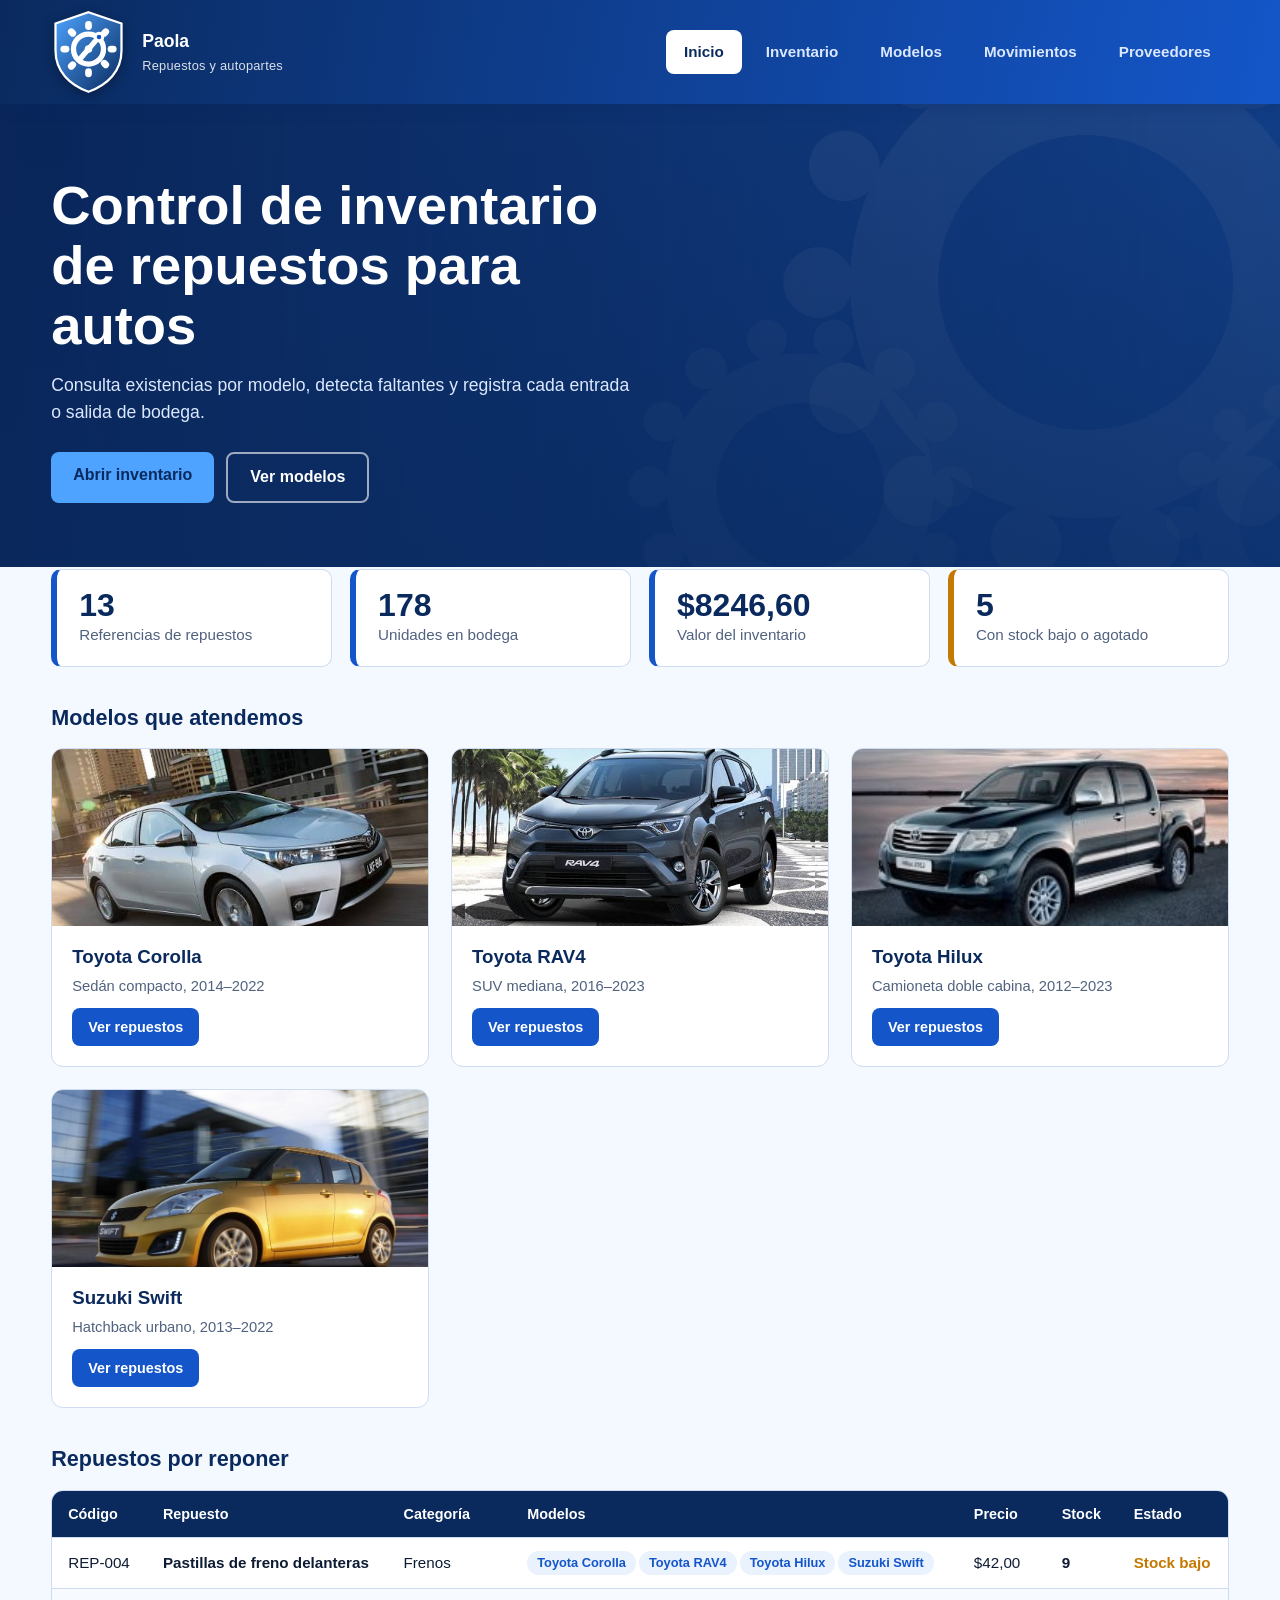
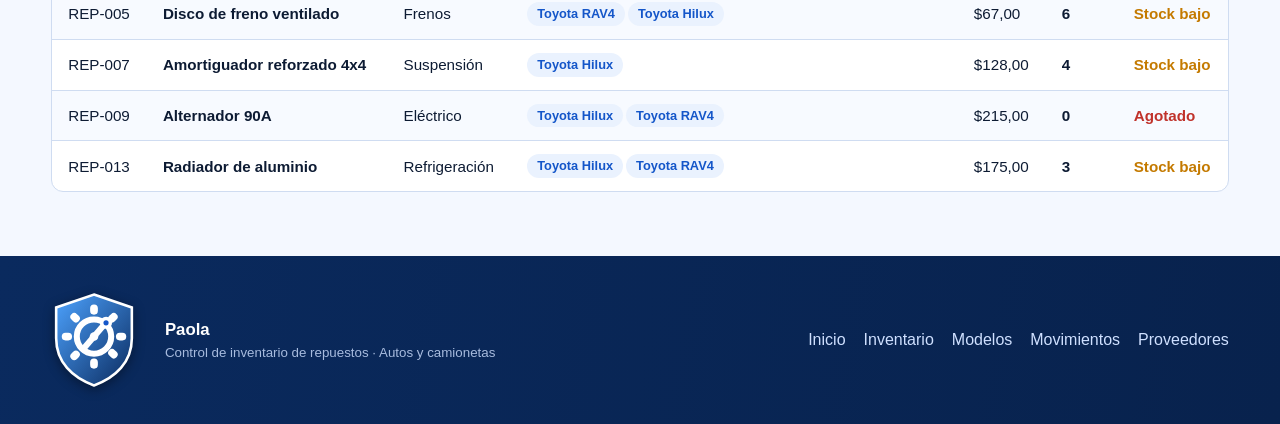
<file: index.html>
<!DOCTYPE html>
<html lang="es">

<head>
    <meta charset="utf-8">
    <meta name="viewport" content="width=device-width,initial-scale=1">
    <title>Inicio · Repuestos Paola</title>
    <link rel="icon" href="img/logo.svg">
    <link rel="stylesheet" href="css/estilos.css">
</head>

<body data-page="inicio">
    <header class="cab">
        <div class="wrap"><a class="marca" href="index.html"><img src="img/logo.svg"
                    alt="Logo Paola"><span><b>Paola</b><small>Repuestos y autopartes</small></span></a>
            <nav class="menu" aria-label="Principal"><a href="index.html" class=on>Inicio</a><a
                    href="inventario.html">Inventario</a><a href="modelos.html">Modelos</a><a
                    href="movimientos.html">Movimientos</a><a href="proveedores.html">Proveedores</a></nav>
        </div>
    </header>
    <section class="hero">
        <div class="wrap">
            <h1>Control de inventario de repuestos para autos</h1>
            <p>Consulta existencias por modelo, detecta faltantes y registra cada entrada o salida de bodega.</p>
            <div class="btns"><a class="btn" href="inventario.html">Abrir inventario</a><a class="btn sec"
                    href="modelos.html">Ver modelos</a></div>
        </div>
    </section>
    <main>
        <div class="wrap">
            <div id="kpis" class="kpis"></div>
            <h2>Modelos que atendemos</h2>
            <div id="modelos" class="tarjetas"></div>
            <h2>Repuestos por reponer</h2>
            <div class="tabla-w">
                <table>
                    <thead>
                        <tr>
                            <th>Código</th>
                            <th>Repuesto</th>
                            <th>Categoría</th>
                            <th>Modelos</th>
                            <th>Precio</th>
                            <th>Stock</th>
                            <th>Estado</th>
                        </tr>
                    </thead>
                    <tbody id="bajos"></tbody>
                </table>
            </div>
        </div>
    </main>
    <footer class="pie">
        <div class="wrap"><img src="img/logo.svg" alt="Logo Paola"><span><b>Paola</b><small>Control de inventario de
                    repuestos · Autos y camionetas</small></span>
            <nav aria-label="Pie"><a href="index.html">Inicio</a><a href="inventario.html">Inventario</a><a
                    href="modelos.html">Modelos</a><a href="movimientos.html">Movimientos</a><a
                    href="proveedores.html">Proveedores</a></nav>
        </div>
    </footer>
    <script src="js/app.js"></script>
</body>

</html>
</file>
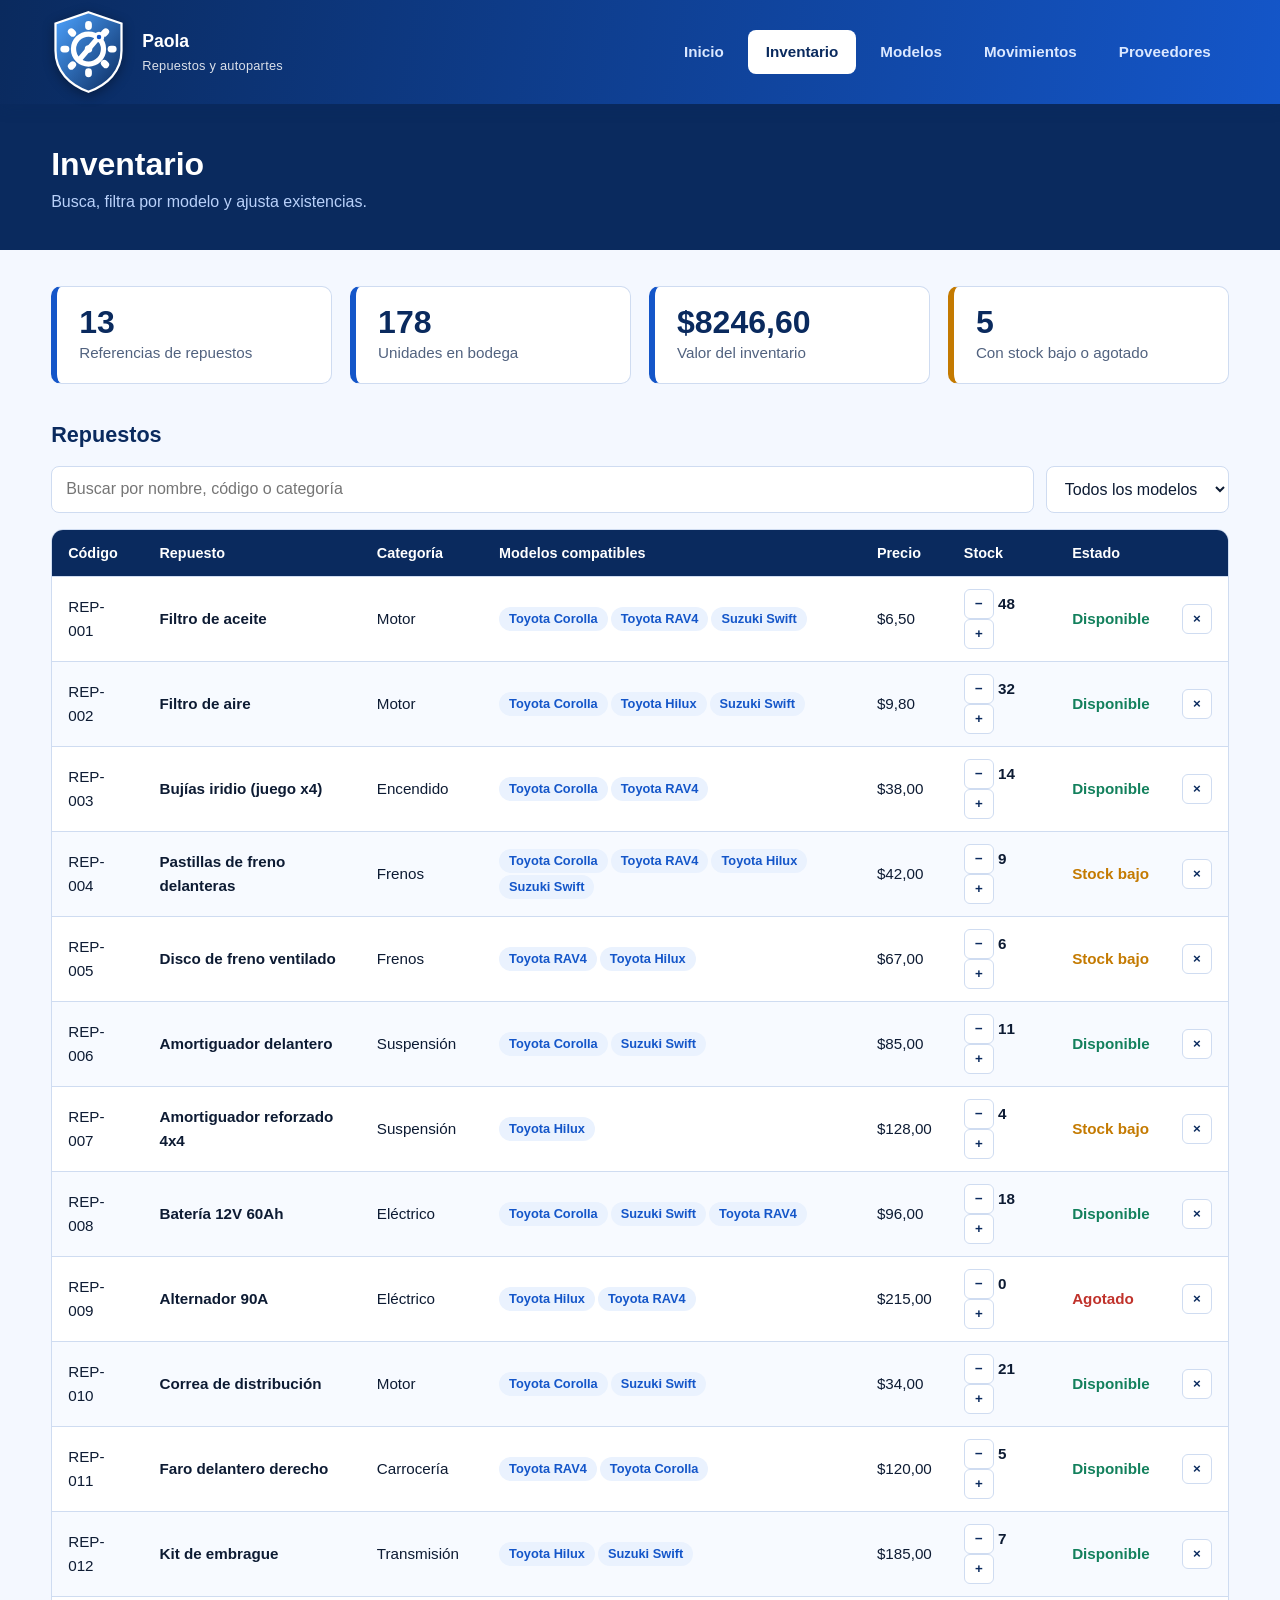
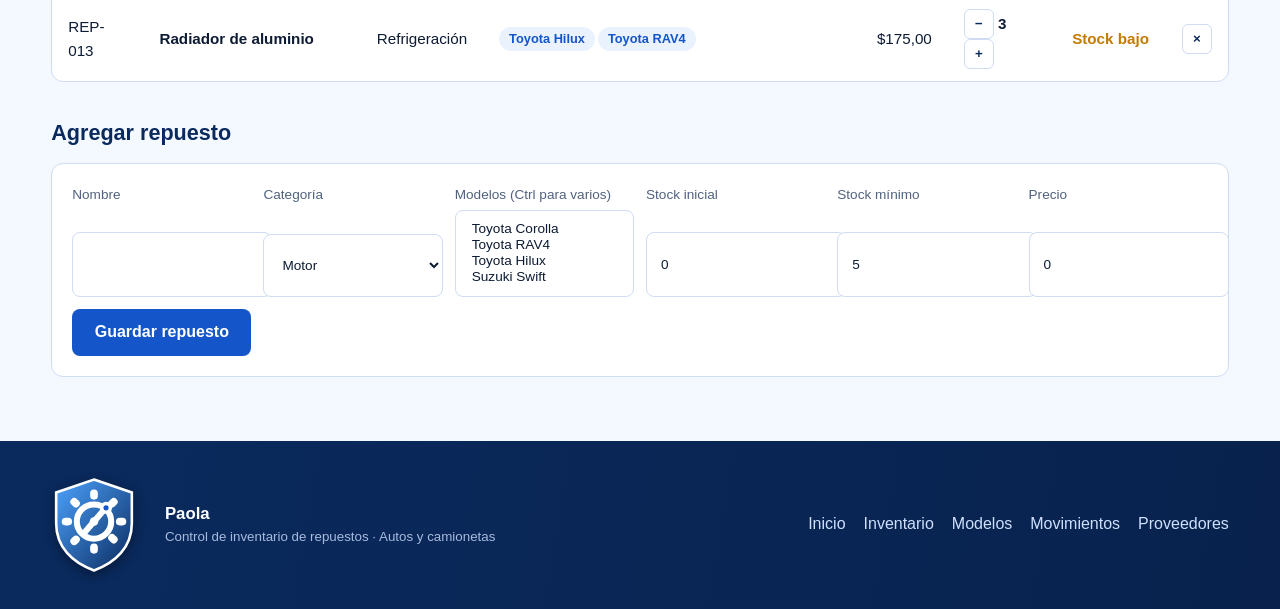
<file: inventario.html>
<!DOCTYPE html>
<html lang="es">

<head>
    <meta charset="utf-8">
    <meta name="viewport" content="width=device-width,initial-scale=1">
    <title>Inventario · Repuestos Paola</title>
    <link rel="icon" href="img/logo.svg">
    <link rel="stylesheet" href="css/estilos.css">
</head>

<body data-page="inventario">
    <header class="cab">
        <div class="wrap"><a class="marca" href="index.html"><img src="img/logo.svg"
                    alt="Logo Paola"><span><b>Paola</b><small>Repuestos y autopartes</small></span></a>
            <nav class="menu" aria-label="Principal"><a href="index.html">Inicio</a><a href="inventario.html"
                    class=on>Inventario</a><a href="modelos.html">Modelos</a><a
                    href="movimientos.html">Movimientos</a><a href="proveedores.html">Proveedores</a></nav>
        </div>
    </header>
    <section class="page-t">
        <div class="wrap">
            <h1>Inventario</h1>
            <p>Busca, filtra por modelo y ajusta existencias.</p>
        </div>
    </section>
    <main>
        <div class="wrap">
            <div id="kpis" class="kpis" style="margin-top:0"></div>
            <h2>Repuestos</h2>
            <div class="barra"><input id="q" type="search" placeholder="Buscar por nombre, código o categoría"
                    aria-label="Buscar"><select id="fm" aria-label="Filtrar por modelo"></select></div>
            <div class="tabla-w">
                <table>
                    <thead>
                        <tr>
                            <th>Código</th>
                            <th>Repuesto</th>
                            <th>Categoría</th>
                            <th>Modelos compatibles</th>
                            <th>Precio</th>
                            <th>Stock</th>
                            <th>Estado</th>
                            <th></th>
                        </tr>
                    </thead>
                    <tbody id="tb"></tbody>
                </table>
            </div>
            <h2>Agregar repuesto</h2>
            <form class="alta" id="alta"><label>Nombre<input name="n" required></label><label>Categoría<select
                        name="cat">
                        <option>Motor</option>
                        <option>Frenos</option>
                        <option>Suspensión</option>
                        <option>Eléctrico</option>
                        <option>Transmisión</option>
                        <option>Carrocería</option>
                        <option>Refrigeración</option>
                    </select></label>
                <label>Modelos (Ctrl para varios)<select id="mchk" multiple size="4"></select></label><label>Stock
                    inicial<input name="s" type="number" min="0" value="0" required></label><label>Stock mínimo<input
                        name="min" type="number" min="0" value="5" required></label><label>Precio<input name="p"
                        type="number" min="0" step="0.01" value="0" required></label><button class="btn az"
                    type="submit">Guardar repuesto</button>
            </form>
        </div>
    </main>
    <footer class="pie">
        <div class="wrap"><img src="img/logo.svg" alt="Logo Paola"><span><b>Paola</b><small>Control de inventario de
                    repuestos · Autos y camionetas</small></span>
            <nav aria-label="Pie"><a href="index.html">Inicio</a><a href="inventario.html">Inventario</a><a
                    href="modelos.html">Modelos</a><a href="movimientos.html">Movimientos</a><a
                    href="proveedores.html">Proveedores</a></nav>
        </div>
    </footer>
    <script src="js/app.js"></script>
</body>

</html>
</file>
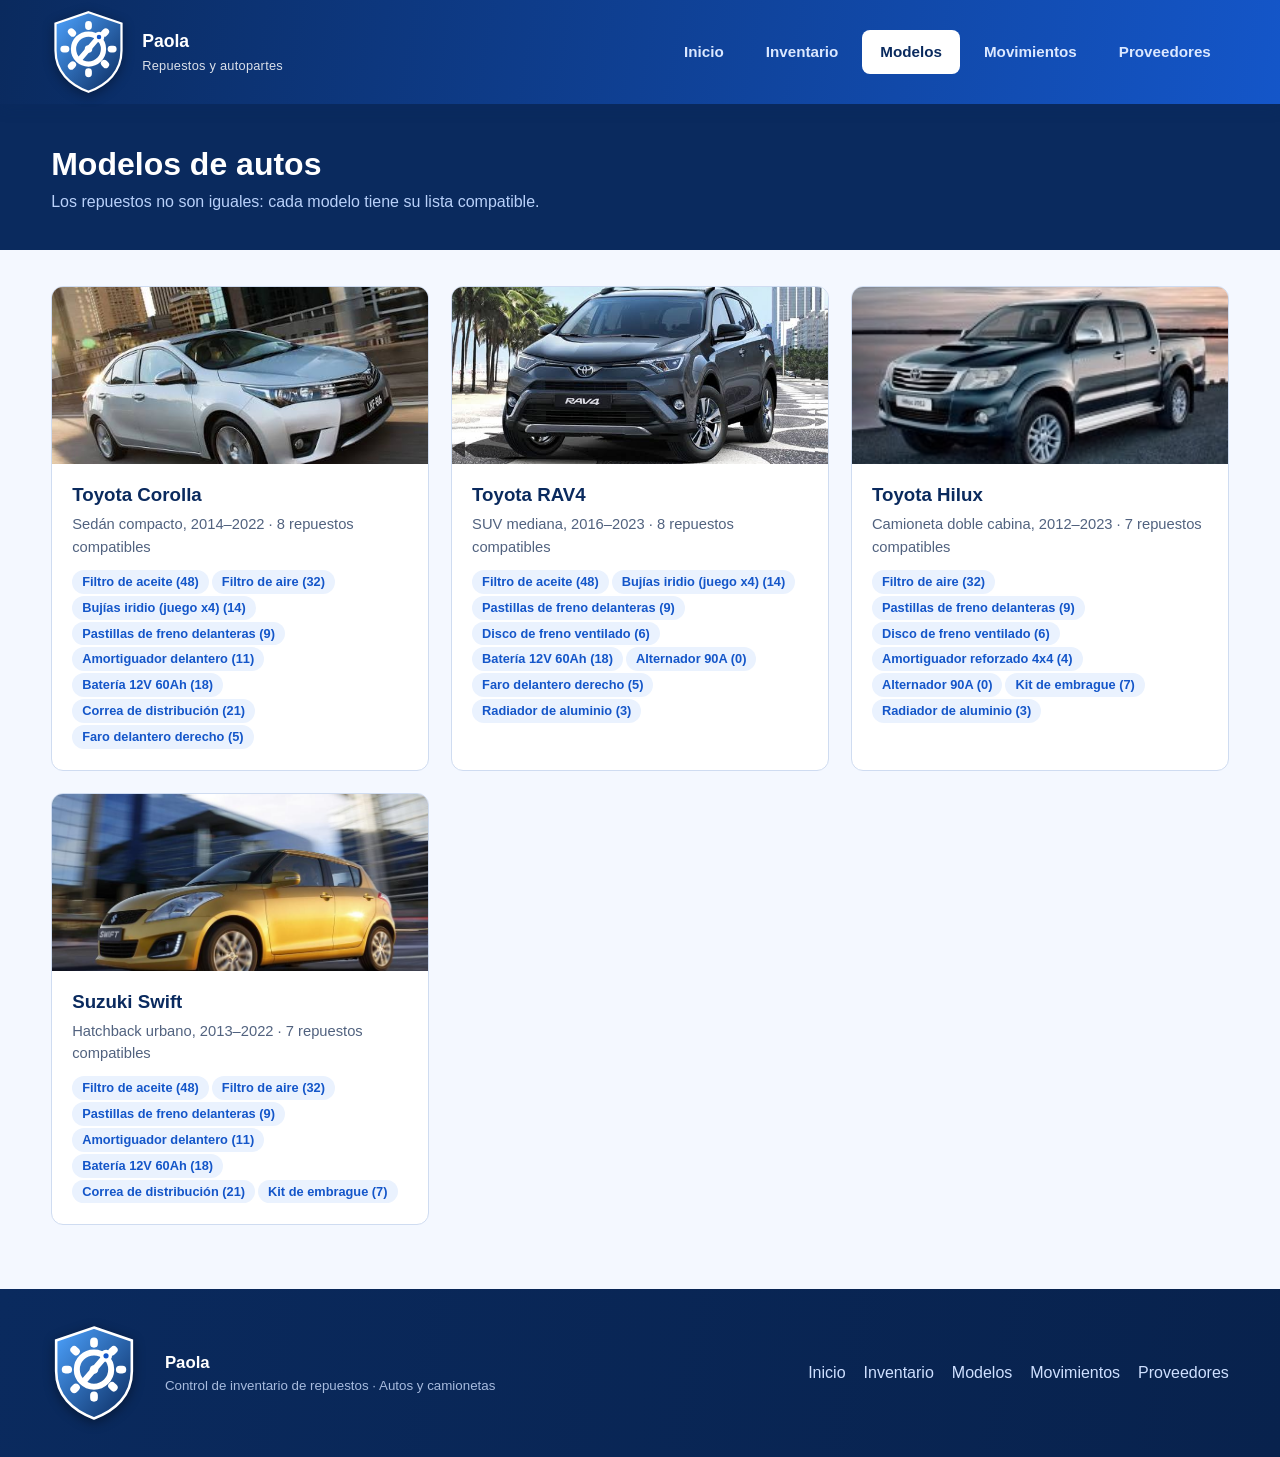
<file: modelos.html>
<!DOCTYPE html>
<html lang="es">

<head>
    <meta charset="utf-8">
    <meta name="viewport" content="width=device-width,initial-scale=1">
    <title>Modelos de autos · Repuestos Paola</title>
    <link rel="icon" href="img/logo.svg">
    <link rel="stylesheet" href="css/estilos.css">
</head>

<body data-page="modelos">
    <header class="cab">
        <div class="wrap"><a class="marca" href="index.html"><img src="img/logo.svg"
                    alt="Logo Paola"><span><b>Paola</b><small>Repuestos y autopartes</small></span></a>
            <nav class="menu" aria-label="Principal"><a href="index.html">Inicio</a><a
                    href="inventario.html">Inventario</a><a href="modelos.html" class=on>Modelos</a><a
                    href="movimientos.html">Movimientos</a><a href="proveedores.html">Proveedores</a></nav>
        </div>
    </header>
    <section class="page-t">
        <div class="wrap">
            <h1>Modelos de autos</h1>
            <p>Los repuestos no son iguales: cada modelo tiene su lista compatible.</p>
        </div>
    </section>
    <main>
        <div class="wrap">
            <div id="grid" class="tarjetas"></div>
        </div>
    </main>
    <footer class="pie">
        <div class="wrap"><img src="img/logo.svg" alt="Logo Paola"><span><b>Paola</b><small>Control de inventario de
                    repuestos · Autos y camionetas</small></span>
            <nav aria-label="Pie"><a href="index.html">Inicio</a><a href="inventario.html">Inventario</a><a
                    href="modelos.html">Modelos</a><a href="movimientos.html">Movimientos</a><a
                    href="proveedores.html">Proveedores</a></nav>
        </div>
    </footer>
    <script src="js/app.js"></script>
</body>

</html>
</file>
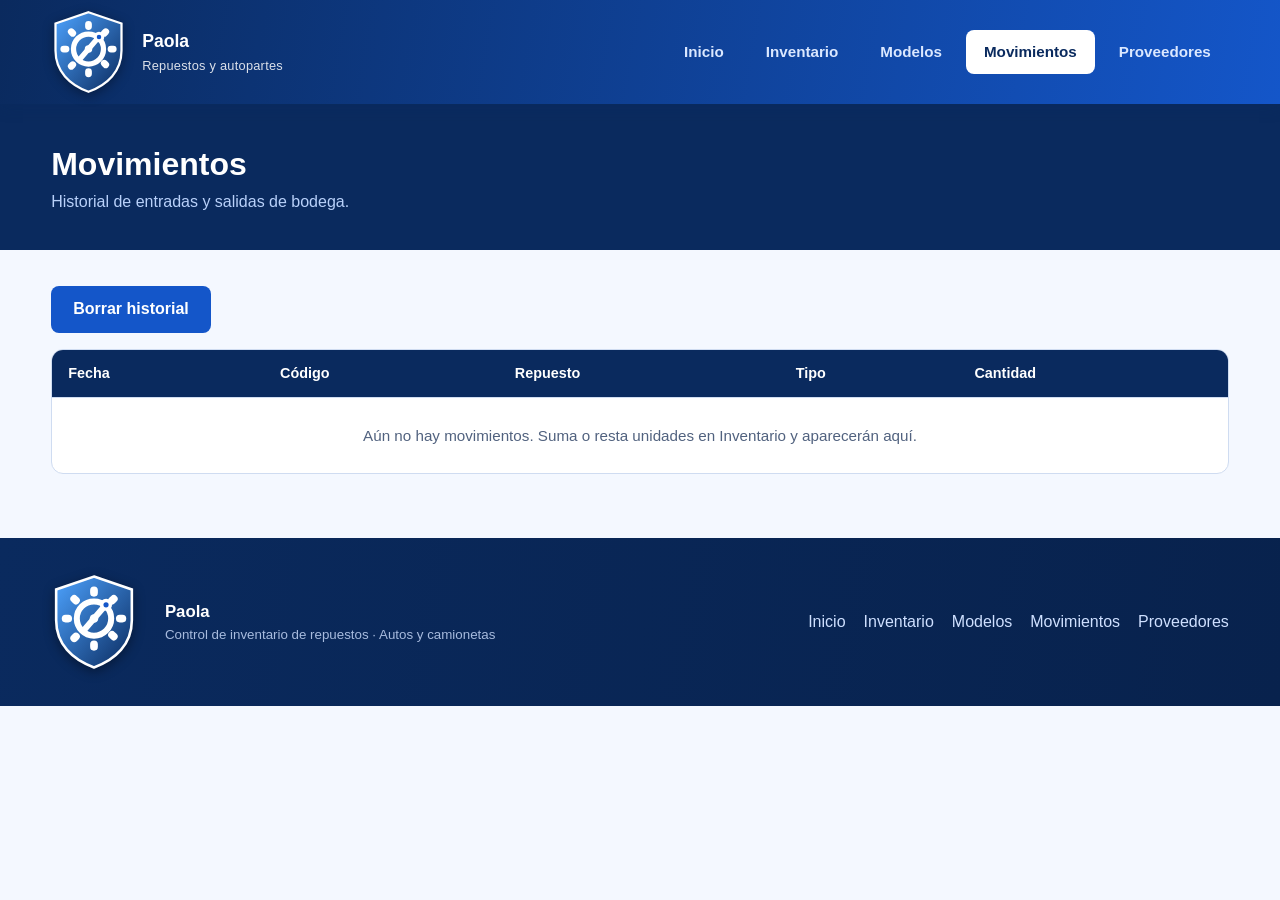
<file: movimientos.html>
<!DOCTYPE html>
<html lang="es">

<head>
    <meta charset="utf-8">
    <meta name="viewport" content="width=device-width,initial-scale=1">
    <title>Movimientos · Repuestos Paola</title>
    <link rel="icon" href="img/logo.svg">
    <link rel="stylesheet" href="css/estilos.css">
</head>

<body data-page="movimientos">
    <header class="cab">
        <div class="wrap"><a class="marca" href="index.html"><img src="img/logo.svg"
                    alt="Logo Paola"><span><b>Paola</b><small>Repuestos y autopartes</small></span></a>
            <nav class="menu" aria-label="Principal"><a href="index.html">Inicio</a><a
                    href="inventario.html">Inventario</a><a href="modelos.html">Modelos</a><a href="movimientos.html"
                    class=on>Movimientos</a><a href="proveedores.html">Proveedores</a></nav>
        </div>
    </header>
    <section class="page-t">
        <div class="wrap">
            <h1>Movimientos</h1>
            <p>Historial de entradas y salidas de bodega.</p>
        </div>
    </section>
    <main>
        <div class="wrap">
            <div class="barra"><button class="btn az" id="borrar">Borrar historial</button></div>
            <div class="tabla-w">
                <table>
                    <thead>
                        <tr>
                            <th>Fecha</th>
                            <th>Código</th>
                            <th>Repuesto</th>
                            <th>Tipo</th>
                            <th>Cantidad</th>
                        </tr>
                    </thead>
                    <tbody id="tm"></tbody>
                </table>
            </div>
        </div>
    </main>
    <footer class="pie">
        <div class="wrap"><img src="img/logo.svg" alt="Logo Paola"><span><b>Paola</b><small>Control de inventario de
                    repuestos · Autos y camionetas</small></span>
            <nav aria-label="Pie"><a href="index.html">Inicio</a><a href="inventario.html">Inventario</a><a
                    href="modelos.html">Modelos</a><a href="movimientos.html">Movimientos</a><a
                    href="proveedores.html">Proveedores</a></nav>
        </div>
    </footer>
    <script src="js/app.js"></script>
</body>

</html>
</file>
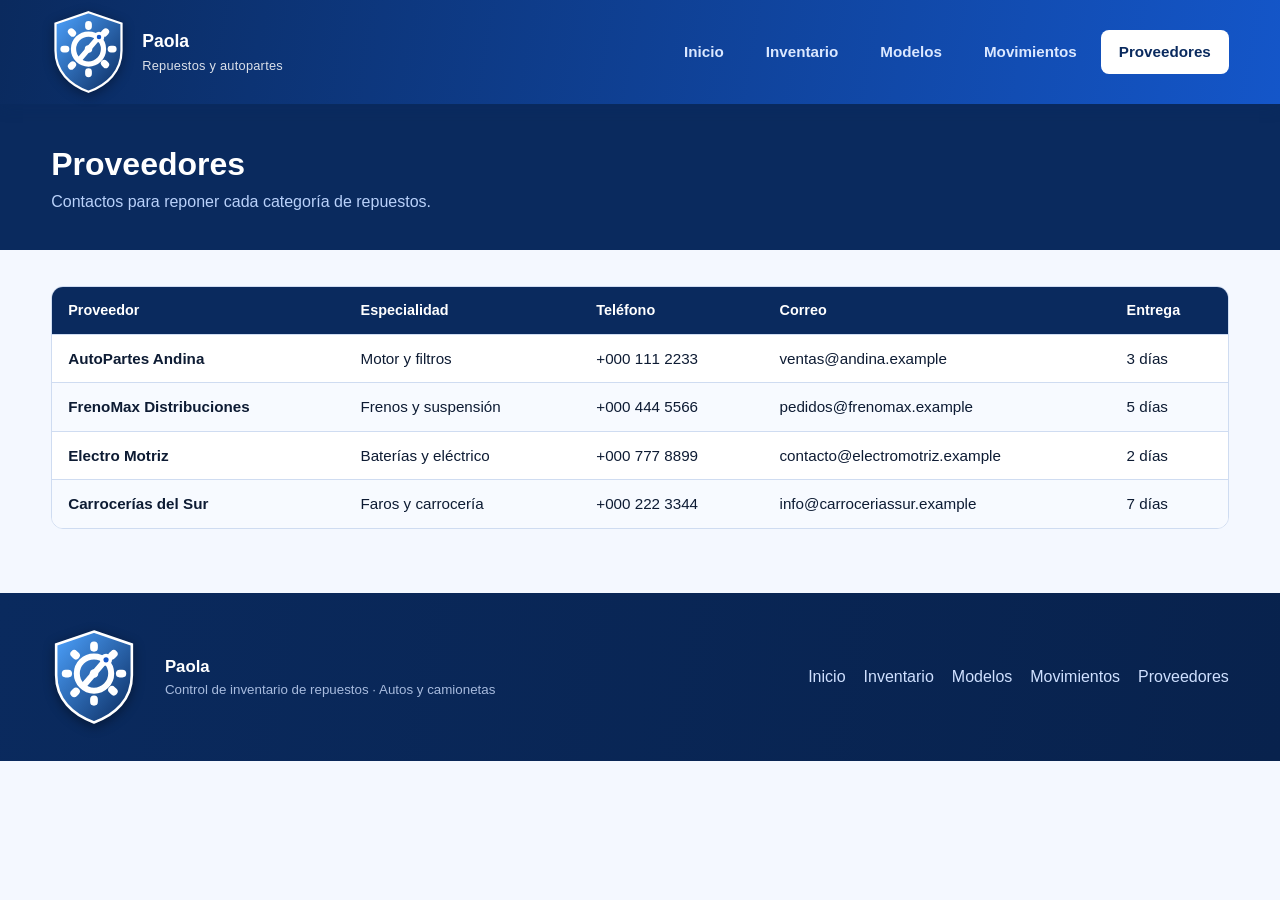
<file: proveedores.html>
<!DOCTYPE html>
<html lang="es">

<head>
    <meta charset="utf-8">
    <meta name="viewport" content="width=device-width,initial-scale=1">
    <title>Proveedores · Repuestos Paola</title>
    <link rel="icon" href="img/logo.svg">
    <link rel="stylesheet" href="css/estilos.css">
</head>

<body data-page="proveedores">
    <header class="cab">
        <div class="wrap"><a class="marca" href="index.html"><img src="img/logo.svg"
                    alt="Logo Paola"><span><b>Paola</b><small>Repuestos y autopartes</small></span></a>
            <nav class="menu" aria-label="Principal"><a href="index.html">Inicio</a><a
                    href="inventario.html">Inventario</a><a href="modelos.html">Modelos</a><a
                    href="movimientos.html">Movimientos</a><a href="proveedores.html" class=on>Proveedores</a></nav>
        </div>
    </header>
    <section class="page-t">
        <div class="wrap">
            <h1>Proveedores</h1>
            <p>Contactos para reponer cada categoría de repuestos.</p>
        </div>
    </section>
    <main>
        <div class="wrap">
            <div class="tabla-w">
                <table>
                    <thead>
                        <tr>
                            <th>Proveedor</th>
                            <th>Especialidad</th>
                            <th>Teléfono</th>
                            <th>Correo</th>
                            <th>Entrega</th>
                        </tr>
                    </thead>
                    <tbody id="tp"></tbody>
                </table>
            </div>
        </div>
    </main>
    <footer class="pie">
        <div class="wrap"><img src="img/logo.svg" alt="Logo Paola"><span><b>Paola</b><small>Control de inventario de
                    repuestos · Autos y camionetas</small></span>
            <nav aria-label="Pie"><a href="index.html">Inicio</a><a href="inventario.html">Inventario</a><a
                    href="modelos.html">Modelos</a><a href="movimientos.html">Movimientos</a><a
                    href="proveedores.html">Proveedores</a></nav>
        </div>
    </footer>
    <script src="js/app.js"></script>
</body>

</html>
</file>
<file: css/estilos.css>
:root {
    --navy: #0a2a5e;
    --blue: #1456c9;
    --sky: #4da3ff;
    --ice: #eaf2fe;
    --line: #cfdcf1;
    --ink: #0d1b33;
    --mute: #51627f;
    --ok: #12805c;
    --warn: #c47a00;
    --bad: #c0322b;
    --bg: #f4f8ff
}

* {
    box-sizing: border-box;
    margin: 0
}

body {
    font-family: "Segoe UI", Roboto, "Helvetica Neue", Arial, sans-serif;
    background: var(--bg);
    color: var(--ink);
    line-height: 1.55
}

a {
    color: inherit;
    text-decoration: none
}

.wrap {
    max-width: 1500px;
    margin: 0 auto;
    padding: 0 clamp(16px, 4vw, 56px)
}

:focus-visible {
    outline: 3px solid var(--sky);
    outline-offset: 2px
}

/* cabecera: el logo domina */
.cab {
    background: linear-gradient(100deg, var(--navy), var(--blue));
    color: #fff;
    position: sticky;
    top: 0;
    z-index: 10;
    box-shadow: 0 2px 14px rgba(10, 42, 94, .35)
}

.cab .wrap {
    display: flex;
    align-items: center;
    gap: 32px;
    min-height: 104px;
    flex-wrap: wrap
}

.marca {
    display: flex;
    align-items: center;
    gap: 16px
}

.marca img {
    height: 84px;
    width: auto;
    filter: drop-shadow(0 3px 6px rgba(0, 0, 0, .35))
}

.marca small {
    display: block;
    font-size: .8rem;
    opacity: .85;
    letter-spacing: .02em
}

.marca b {
    font-size: 1.1rem;
    font-weight: 600
}

.menu {
    display: flex;
    gap: 6px;
    margin-left: auto;
    flex-wrap: wrap
}

.menu a {
    padding: 10px 18px;
    border-radius: 8px;
    font-weight: 600;
    font-size: .95rem;
    color: #dbe8ff
}

.menu a:hover {
    background: rgba(255, 255, 255, .14);
    color: #fff
}

.menu a.on {
    background: #fff;
    color: var(--navy)
}

/* portada */
.hero {
    background: linear-gradient(rgba(10, 42, 94, .55), rgba(10, 42, 94, .8)), url(../img/proyecto.jpg) center/cover;
    color: #fff;
    padding: 72px 0 64px
}

.hero h1 {
    font-size: clamp(2rem, 4.4vw, 3.4rem);
    line-height: 1.1;
    max-width: 20ch;
    margin-bottom: 16px
}

.hero p {
    max-width: 60ch;
    color: #dbe8ff;
    font-size: 1.1rem
}

.btns {
    display: flex;
    gap: 12px;
    margin-top: 26px;
    flex-wrap: wrap
}

.btn {
    display: inline-block;
    border: 0;
    cursor: pointer;
    font: inherit;
    font-weight: 600;
    padding: 11px 22px;
    border-radius: 8px;
    background: var(--sky);
    color: var(--navy)
}

.btn:hover {
    background: #7bbbff
}

.btn.sec {
    background: transparent;
    color: #fff;
    border: 2px solid rgba(255, 255, 255, .6)
}

.btn.az {
    background: var(--blue);
    color: #fff
}

.btn.az:hover {
    background: var(--navy)
}

.page-t {
    background: var(--navy);
    color: #fff;
    padding: 36px 0
}

.page-t h1 {
    font-size: 2rem
}

.page-t p {
    color: #b9d1fa
}

main {
    padding: 36px 0 64px
}

h2 {
    font-size: 1.35rem;
    color: var(--navy);
    margin: 34px 0 14px
}

.kpis {
    display: grid;
    grid-template-columns: repeat(auto-fit, minmax(220px, 1fr));
    gap: 18px;
    margin-top: -34px;
    position: relative
}

.kpi {
    background: #fff;
    border: 1px solid var(--line);
    border-left: 6px solid var(--blue);
    border-radius: 10px;
    padding: 18px 22px
}

.kpi b {
    display: block;
    font-size: 2rem;
    color: var(--navy);
    line-height: 1.1
}

.kpi span {
    color: var(--mute);
    font-size: .95rem
}

.kpi.al {
    border-left-color: var(--warn)
}

.tarjetas {
    display: grid;
    grid-template-columns: repeat(auto-fit, minmax(300px, 1fr));
    gap: 22px
}

.car {
    background: #fff;
    border: 1px solid var(--line);
    border-radius: 12px;
    overflow: hidden
}

.car img {
    width: 100%;
    display: block;
    aspect-ratio: 340/160;
    object-fit: cover
}

.car div {
    padding: 16px 20px 20px
}

.car h3 {
    color: var(--navy);
    margin-bottom: 4px
}

.car p {
    color: var(--mute);
    font-size: .92rem;
    margin-bottom: 10px
}

.car .btn {
    padding: 8px 16px;
    font-size: .9rem
}

.tabla-w {
    overflow-x: auto;
    background: #fff;
    border: 1px solid var(--line);
    border-radius: 12px
}

table {
    width: 100%;
    border-collapse: collapse;
    min-width: 820px
}

th {
    background: var(--navy);
    color: #fff;
    text-align: left;
    padding: 12px 16px;
    font-size: .9rem;
    font-weight: 600
}

td {
    padding: 12px 16px;
    border-top: 1px solid var(--line);
    font-size: .95rem;
    vertical-align: middle
}

tr:nth-child(even) td {
    background: #f7faff
}

.tag {
    display: inline-block;
    padding: 2px 10px;
    border-radius: 99px;
    font-size: .8rem;
    font-weight: 600;
    background: var(--ice);
    color: var(--blue);
    margin: 1px 3px 1px 0
}

.est {
    font-weight: 700
}

.est.ok {
    color: var(--ok)
}

.est.bajo {
    color: var(--warn)
}

.est.cero {
    color: var(--bad)
}

.mini {
    border: 1px solid var(--line);
    background: #fff;
    color: var(--navy);
    width: 30px;
    height: 30px;
    border-radius: 6px;
    font-weight: 700;
    cursor: pointer
}

.mini:hover {
    background: var(--ice)
}

.barra {
    display: flex;
    gap: 12px;
    flex-wrap: wrap;
    margin-bottom: 16px
}

input,
select {
    font: inherit;
    padding: 10px 14px;
    border: 1px solid var(--line);
    border-radius: 8px;
    background: #fff;
    color: var(--ink)
}

.barra input {
    flex: 1;
    min-width: 220px
}

form.alta {
    display: grid;
    grid-template-columns: repeat(auto-fit, minmax(170px, 1fr));
    gap: 12px;
    background: #fff;
    border: 1px solid var(--line);
    border-radius: 12px;
    padding: 20px;
    margin-top: 10px
}

form.alta label {
    font-size: .85rem;
    color: var(--mute);
    display: grid;
    gap: 4px
}

form.alta .btn {
    align-self: end
}

.vacio {
    padding: 26px;
    text-align: center;
    color: var(--mute)
}

/* pie: el logo domina */
.pie {
    background: linear-gradient(100deg, var(--navy), #08224d);
    color: #cfe0ff;
    padding: 36px 0
}

.pie .wrap {
    display: flex;
    align-items: center;
    gap: 28px;
    flex-wrap: wrap
}

.pie img {
    height: 96px;
    filter: drop-shadow(0 3px 6px rgba(0, 0, 0, .4))
}

.pie small {
    display: block;
    opacity: .8
}

.pie b {
    color: #fff;
    font-size: 1.05rem
}

.pie nav {
    margin-left: auto;
    display: flex;
    gap: 18px;
    flex-wrap: wrap
}

.pie nav a:hover {
    color: #fff;
    text-decoration: underline
}

@media(max-width:700px) {
    .menu {
        margin-left: 0
    }

    .marca img {
        height: 68px
    }
}

@media(prefers-reduced-motion:reduce) {
    * {
        transition: none !important
    }
}
</file>
